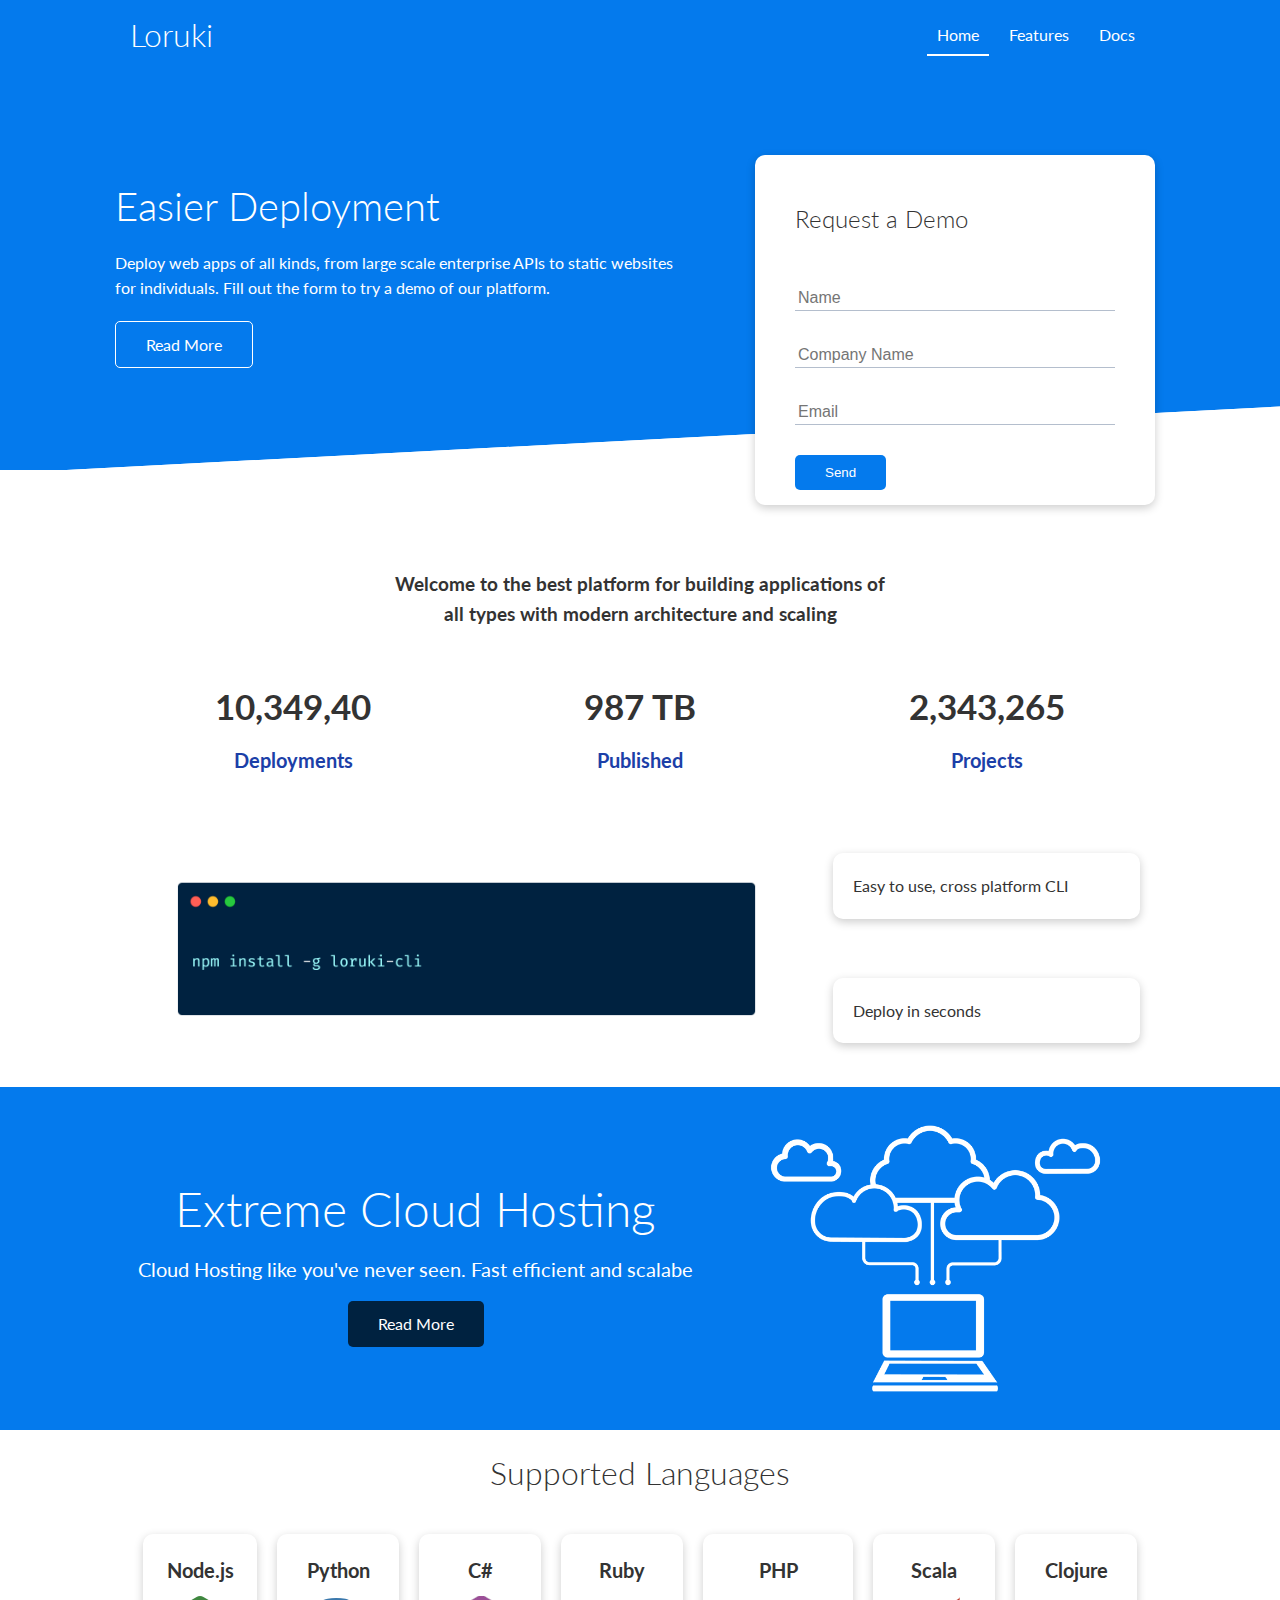
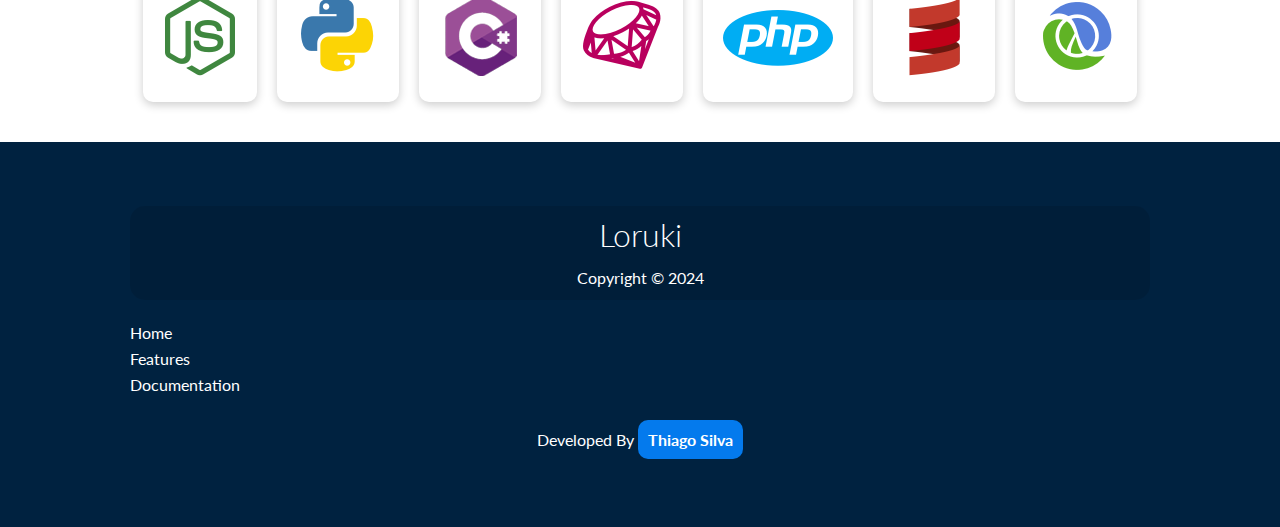
<file: index.html>
<!DOCTYPE html>
<html lang="en">
  <head>
    <meta charset="UTF-8" />
    <meta name="viewport" content="width=device-width, initial-scale=1.0" />
    <link
      rel="stylesheet"
      href="https://cdnjs.cloudflare.com/ajax/libs/font-awesome/6.5.2/css/all.min.css"
      integrity="sha512-SnH5WK+bZxgPHs44uWIX+LLJAJ9/2PkPKZ5QiAj6Ta86w+fsb2TkcmfRyVX3pBnMFcV7oQPJkl9QevSCWr3W6A=="
      crossorigin="anonymous"
      referrerpolicy="no-referrer"
    />
    <link rel="stylesheet" href="css/utilities.css" />
    <link rel="stylesheet" href="css/style.css" />
    <title>Loruki | Cloud Hosting For Everyone</title>
  </head>
  <body>
    <!-- NAVBAR -->
    <div class="navbar">
      <div class="container flex">
        <h1 class="logo">Loruki</h1>
        <nav>
          <ul>
            <li><a class="current" href="index.html">Home</a></li>
            <li><a href="features.html">Features</a></li>
            <li><a href="docs.html">Docs</a></li>
          </ul>
        </nav>
      </div>
    </div>

    <!-- SHOWCASE -->
    <section class="showcase">
      <div class="container grid">
        <div class="showcase-text">
          <h1>Easier Deployment</h1>
          <p>
            Deploy web apps of all kinds, from large scale enterprise APIs to
            static websites for individuals. Fill out the form to try a demo of
            our platform.
          </p>
          <a href="features.html" class="btn btn-outline">Read More</a>
        </div>
        <div class="showcase-form card">
          <h2>Request a Demo</h2>
          <form
            name="contact"
            method="POST"
            netlify-honeypot="bot-field"
            data-netlify="true"
          >
            <input type="hidden" name="form-name" value="contact" />
            <p class="hidden">
              <label>
                Don’t fill this out if you’re human: <input name="bot-field" />
              </label>
            </p>
            <div class="form-control">
              <input type="text" name="name" placeholder="Name" required />
            </div>
            <div class="form-control">
              <input
                type="text"
                name="company"
                placeholder="Company Name"
                required
              />
            </div>
            <div class="form-control">
              <input type="email" name="email" placeholder="Email" required />
            </div>
            <input type="submit" value="Send" class="btn btn-primary" />
          </form>
        </div>
      </div>
    </section>

    <!-- STATS -->
    <section class="stats">
      <div class="container">
        <h3 class="stats-heading text-center my-1">
          Welcome to the best platform for building applications of all types
          with modern architecture and scaling
        </h3>
        <div class="grid grid-3 text-center my-4">
          <div>
            <i class="fas fa-server fa-3x"></i>
            <h3>10,349,40</h3>
            <p class="text-secondary">Deployments</p>
          </div>
          <div>
            <i class="fas fa-upload fa-3x"></i>
            <h3>987 TB</h3>
            <p class="text-secondary">Published</p>
          </div>
          <div>
            <i class="fas fa-project-diagram fa-3x"></i>
            <h3>2,343,265</h3>
            <p class="text-secondary">Projects</p>
          </div>
        </div>
      </div>
    </section>

    <!-- CLI -->
    <section class="cli">
      <div class="container grid">
        <img src="images/cli.png" alt="Image 01" />
        <div class="card">Easy to use, cross platform CLI</div>
        <div class="card">Deploy in seconds</div>
      </div>
    </section>

    <!-- CLOUD -->
    <section class="cloud bg-primary my-2 py-2">
      <div class="container grid">
        <div class="text-center">
          <h2 class="lg">Extreme Cloud Hosting</h2>
          <p class="lead my-1">
            Cloud Hosting like you've never seen. Fast efficient and scalabe
          </p>
          <a href="features.html" class="btn btn-dark">Read More</a>
        </div>
        <img src="images/cloud.png" alt="Cloud Image" />
      </div>
    </section>

    <!-- LANGUAGES -->
    <section class="languages">
      <h2 class="md text-center my-2">Supported Languages</h2>
      <div class="container flex">
        <div class="card">
          <h4>Node.js</h4>
          <img src="images/logos/node.png" alt="Node.JS" />
        </div>
        <div class="card">
          <h4>Python</h4>
          <img src="images/logos/python.png" alt="Python" />
        </div>
        <div class="card">
          <h4>C#</h4>
          <img src="images/logos/csharp.png" alt="C#" />
        </div>
        <div class="card">
          <h4>Ruby</h4>
          <img src="images/logos/ruby.png" alt="Ruby" />
        </div>
        <div class="card">
          <h4>PHP</h4>
          <img src="images/logos/php.png" alt="PHP" />
        </div>
        <div class="card">
          <h4>Scala</h4>
          <img src="images/logos/scala.png" alt="Scala" />
        </div>
        <div class="card">
          <h4>Clojure</h4>
          <img src="images/logos/clojure.png" alt="Clojure" />
        </div>
      </div>
    </section>

    <!-- FOOTER -->
    <footer class="footer bg-dark py-5">
      <div class="container grid grid-3">
        <div>
          <h1>Loruki</h1>
          <p>Copyright &copy; 2024</p>
        </div>
        <nav>
          <ul>
            <li><a href="index.html">Home</a></li>
            <li><a href="features.html">Features</a></li>
            <li><a href="docs.html">Documentation</a></li>
          </ul>
        </nav>
        <div class="social">
          <a target="_blank" href="https://github.com/">
            <i class="fab fa-github fa-2x"></i>
          </a>
          <a target="_blank" href="https://www.facebook.com/">
            <i class="fab fa-facebook fa-2x"></i>
          </a>
          <a target="_blank" href="https://www.instagram.com/">
            <i class="fab fa-instagram fa-2x"></i>
          </a>
          <a target="_blank" href="https://twitter.com/">
            <i class="fab fa-x-twitter fa-2x"></i>
          </a>
        </div>
        <p class="developer">
          Developed By
          <a target="_blank" href="https://thiagotpsilva.github.io/portfolio/"
            >Thiago Silva</a
          >
        </p>
      </div>
    </footer>
  </body>
</html>
</file>
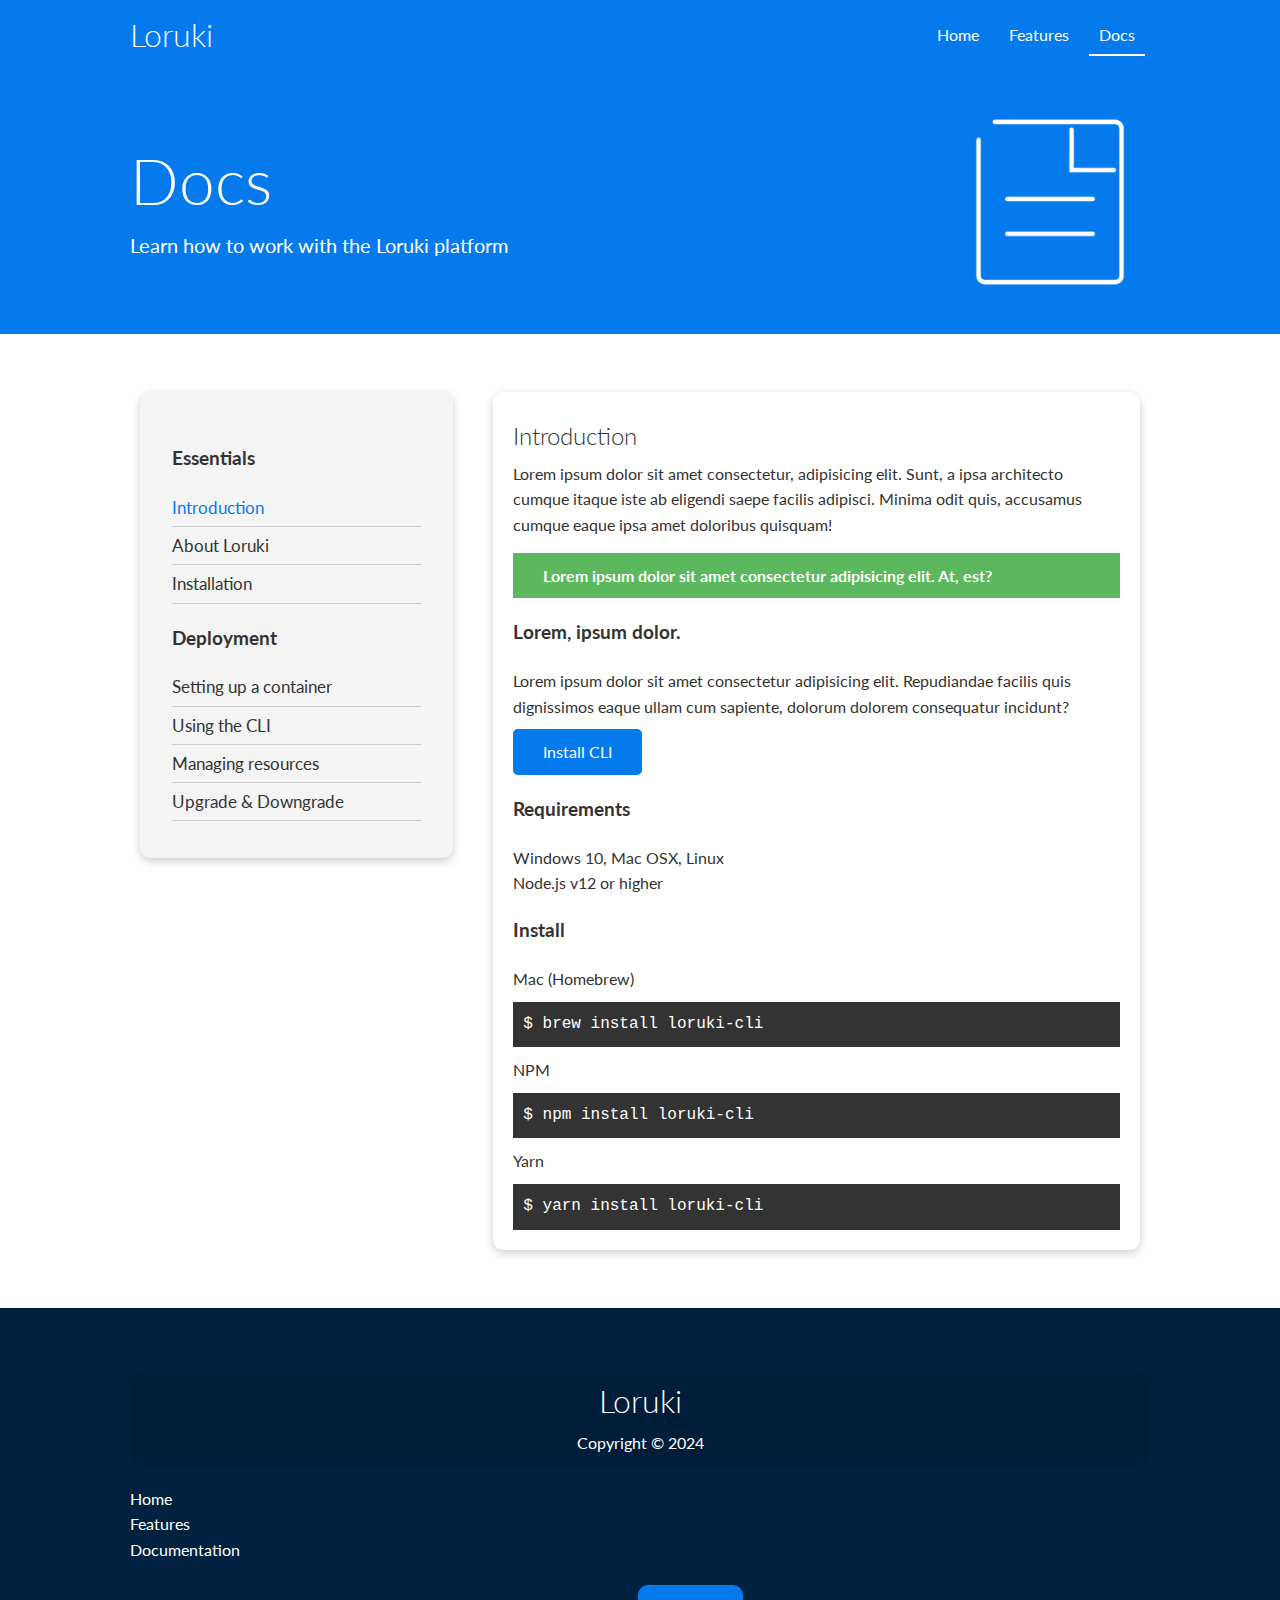
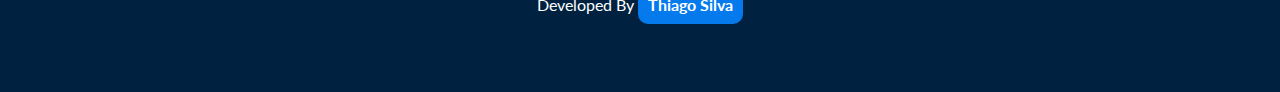
<file: docs.html>
<!DOCTYPE html>
<html lang="en">
  <head>
    <meta charset="UTF-8" />
    <meta name="viewport" content="width=device-width, initial-scale=1.0" />
    <link
      rel="stylesheet"
      href="https://cdnjs.cloudflare.com/ajax/libs/font-awesome/6.5.2/css/all.min.css"
      integrity="sha512-SnH5WK+bZxgPHs44uWIX+LLJAJ9/2PkPKZ5QiAj6Ta86w+fsb2TkcmfRyVX3pBnMFcV7oQPJkl9QevSCWr3W6A=="
      crossorigin="anonymous"
      referrerpolicy="no-referrer"
    />
    <link rel="stylesheet" href="css/utilities.css" />
    <link rel="stylesheet" href="css/docs.css" />
    <link rel="stylesheet" href="css/style.css" />
    <title>Loruki | Cloud Hosting For Everyone</title>
  </head>
  <body>
    <!-- NAVBAR -->
    <div class="navbar">
      <div class="container flex">
        <h1 class="logo">Loruki</h1>
        <nav>
          <ul>
            <li><a href="index.html">Home</a></li>
            <li><a href="features.html">Features</a></li>
            <li><a class="current" href="docs.html">Docs</a></li>
          </ul>
        </nav>
      </div>
    </div>

    <!-- DOCS HEAD -->
    <section class="docs-head bg-primary py-3">
      <div class="container grid">
        <div>
          <h1 class="xl">Docs</h1>
          <p class="lead">Learn how to work with the Loruki platform</p>
        </div>
        <img src="images/docs.png" alt="Image Docs" />
      </div>
    </section>

    <!-- DOCS MAIN -->
    <section class="docs-main my-4">
      <div class="container grid">
        <div class="card bg-light p-3">
          <h3 class="my-2">Essentials</h3>
          <nav>
            <ul>
              <li><a class="text-primary" href="#">Introduction</a></li>
              <li><a href="#">About Loruki</a></li>
              <li><a href="#">Installation</a></li>
            </ul>
          </nav>

          <h3 class="my-2">Deployment</h3>
          <nav>
            <ul>
              <li><a href="#">Setting up a container</a></li>
              <li><a href="#">Using the CLI</a></li>
              <li><a href="#">Managing resources</a></li>
              <li><a href="#">Upgrade & Downgrade</a></li>
            </ul>
          </nav>
        </div>

        <div class="card">
          <h2>Introduction</h2>
          <p>
            Lorem ipsum dolor sit amet consectetur, adipisicing elit. Sunt, a
            ipsa architecto cumque itaque iste ab eligendi saepe facilis
            adipisci. Minima odit quis, accusamus cumque eaque ipsa amet
            doloribus quisquam!
          </p>
          <div class="alert alert-sucess">
            <i class="fas fa-info"></i>Lorem ipsum dolor sit amet consectetur
            adipisicing elit. At, est?
          </div>

          <h3>Lorem, ipsum dolor.</h3>
          <p>
            Lorem ipsum dolor sit amet consectetur adipisicing elit. Repudiandae
            facilis quis dignissimos eaque ullam cum sapiente, dolorum dolorem
            consequatur incidunt?
          </p>
          <a href="#" class="btn btn-primary">Install CLI</a>

          <h3>Requirements</h3>
          <ul>
            <li>Windows 10, Mac OSX, Linux</li>
            <li>Node.js v12 or higher</li>
          </ul>

          <h3>Install</h3>
          <p>Mac (Homebrew)</p>
          <pre><code>$ brew install loruki-cli</code></pre>
          <p>NPM</p>
          <pre><code>$ npm install loruki-cli</code></pre>
          <p>Yarn</p>
          <pre><code>$ yarn install loruki-cli</code></pre>
        </div>
      </div>
    </section>

    <!-- FOOTER -->
    <footer class="footer bg-dark py-5">
      <div class="container grid grid-3">
        <div>
          <h1>Loruki</h1>
          <p>Copyright &copy; 2024</p>
        </div>
        <nav>
          <ul>
            <li><a href="index.html">Home</a></li>
            <li><a href="features.html">Features</a></li>
            <li><a href="docs.html">Documentation</a></li>
          </ul>
        </nav>
        <div class="social">
          <a target="_blank" href="https://github.com/">
            <i class="fab fa-github fa-2x"></i>
          </a>
          <a target="_blank" href="https://www.facebook.com/">
            <i class="fab fa-facebook fa-2x"></i>
          </a>
          <a target="_blank" href="https://www.instagram.com/">
            <i class="fab fa-instagram fa-2x"></i>
          </a>
          <a target="_blank" href="https://twitter.com/">
            <i class="fab fa-x-twitter fa-2x"></i>
          </a>
        </div>
        <p class="developer">
          Developed By
          <a target="_blank" href="https://thiagotpsilva.github.io/portfolio/"
            >Thiago Silva</a
          >
        </p>
      </div>
    </footer>
  </body>
</html>
</file>
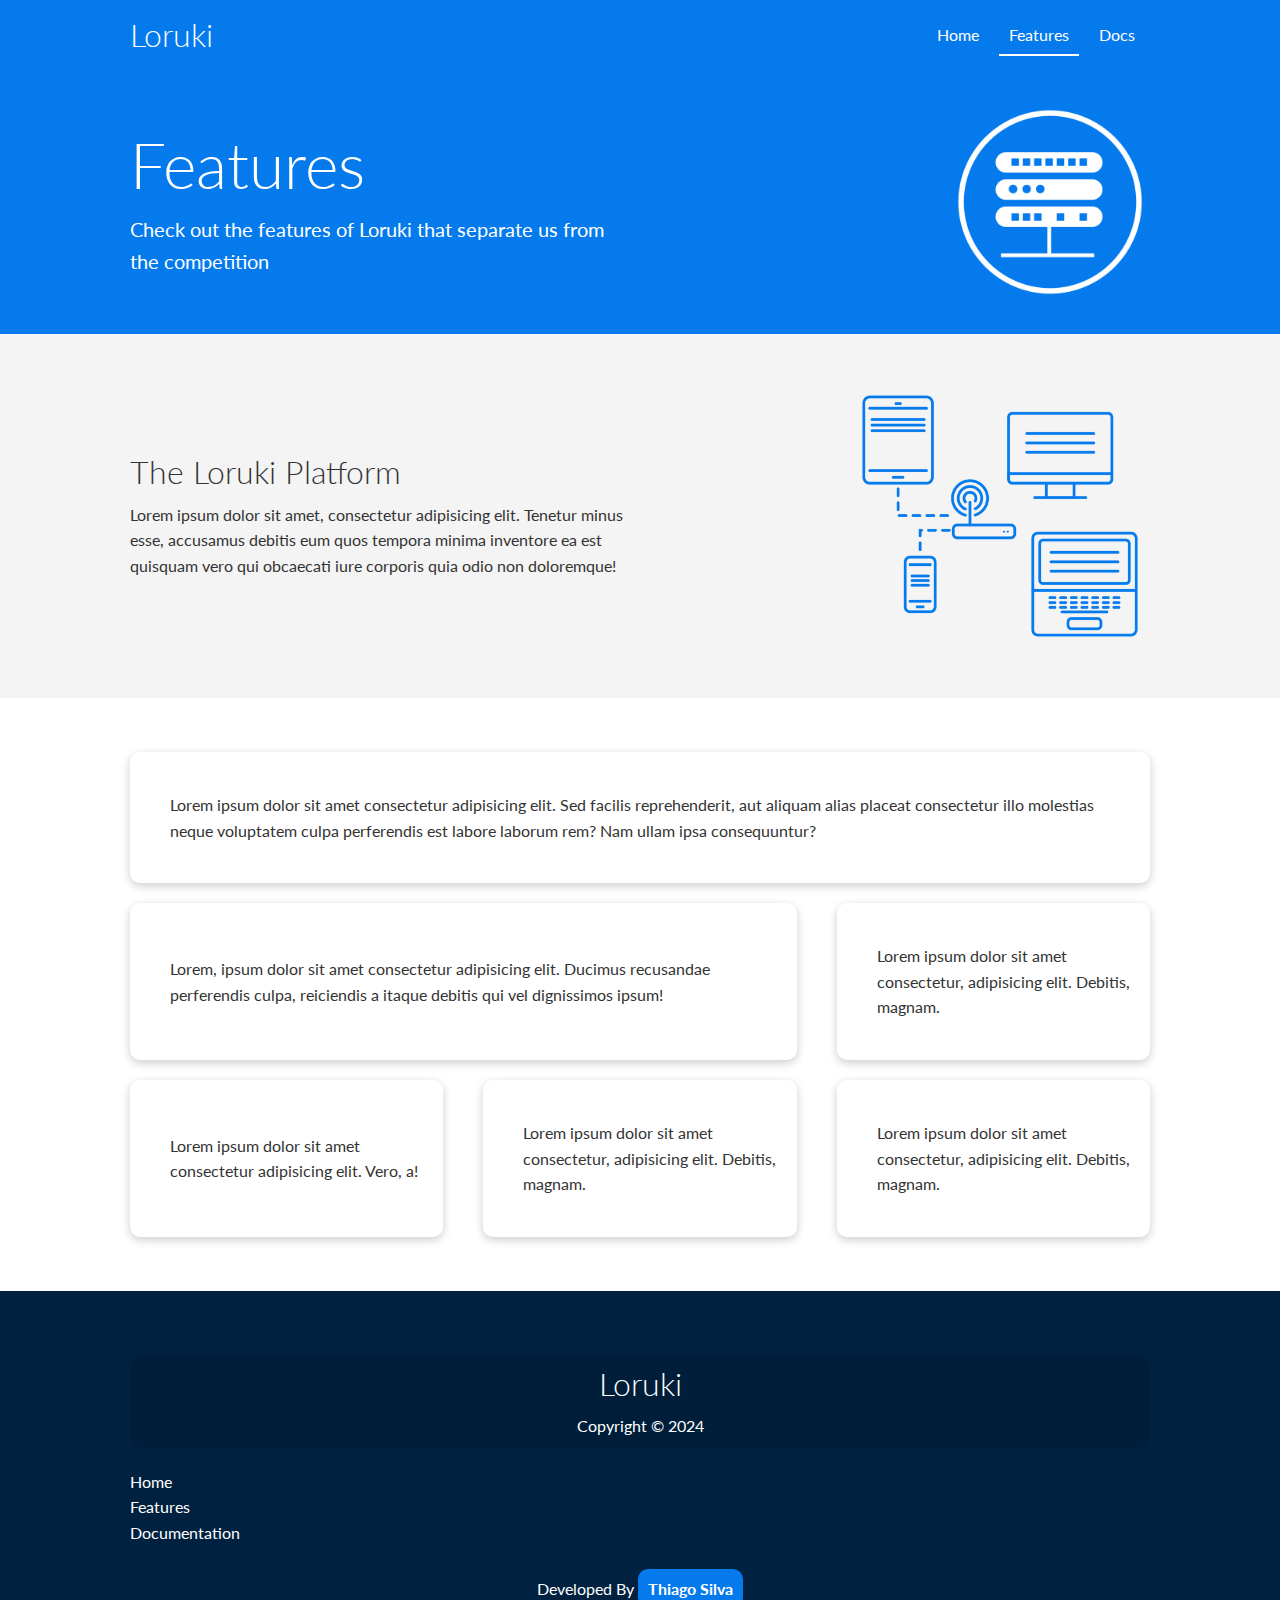
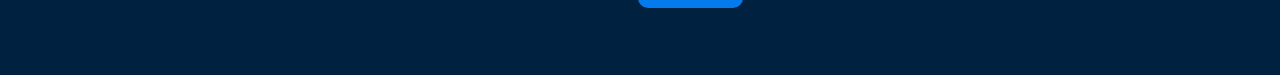
<file: features.html>
<!DOCTYPE html>
<html lang="en">
  <head>
    <meta charset="UTF-8" />
    <meta name="viewport" content="width=device-width, initial-scale=1.0" />
    <link
      rel="stylesheet"
      href="https://cdnjs.cloudflare.com/ajax/libs/font-awesome/6.5.2/css/all.min.css"
      integrity="sha512-SnH5WK+bZxgPHs44uWIX+LLJAJ9/2PkPKZ5QiAj6Ta86w+fsb2TkcmfRyVX3pBnMFcV7oQPJkl9QevSCWr3W6A=="
      crossorigin="anonymous"
      referrerpolicy="no-referrer"
    />
    <link rel="stylesheet" href="css/utilities.css" />
    <link rel="stylesheet" href="css/features.css" />
    <link rel="stylesheet" href="css/style.css" />
    <title>Loruki | Cloud Hosting For Everyone</title>
  </head>
  <body>
    <!-- NAVBAR -->
    <div class="navbar">
      <div class="container flex">
        <h1 class="logo">Loruki</h1>
        <nav>
          <ul>
            <li><a href="index.html">Home</a></li>
            <li><a class="current" href="features.html">Features</a></li>
            <li><a href="docs.html">Docs</a></li>
          </ul>
        </nav>
      </div>
    </div>

    <!-- HEAD -->
    <section class="features-head bg-primary py-3">
      <div class="container grid">
        <div>
          <h1 class="xl">Features</h1>
          <p class="lead">
            Check out the features of Loruki that separate us from the
            competition
          </p>
        </div>
        <img src="images/server.png" alt="Image Server" />
      </div>
    </section>

    <!-- SUB HEAD -->
    <section class="features-sub-head bg-light py-3">
      <div class="container grid">
        <div>
          <h1 class="md">The Loruki Platform</h1>
          <p>
            Lorem ipsum dolor sit amet, consectetur adipisicing elit. Tenetur
            minus esse, accusamus debitis eum quos tempora minima inventore ea
            est quisquam vero qui obcaecati iure corporis quia odio non
            doloremque!
          </p>
        </div>
        <img src="images/server2.png" alt="Image Server 2" />
      </div>
    </section>

    <!-- FEATURES MAIN -->
    <section class="features-main my-2">
      <div class="container grid grid-3">
        <div class="card flex">
          <i class="fas fa-server fa-3x"></i>
          <p>
            Lorem ipsum dolor sit amet consectetur adipisicing elit. Sed facilis
            reprehenderit, aut aliquam alias placeat consectetur illo molestias
            neque voluptatem culpa perferendis est labore laborum rem? Nam ullam
            ipsa consequuntur?
          </p>
        </div>
        <div class="card flex">
          <i class="fas fa-network-wired fa-3x"></i>
          <p>
            Lorem, ipsum dolor sit amet consectetur adipisicing elit. Ducimus
            recusandae perferendis culpa, reiciendis a itaque debitis qui vel
            dignissimos ipsum!
          </p>
        </div>
        <div class="card flex">
          <i class="fas fa-laptop-code fa-3x"></i>
          <p>
            Lorem ipsum dolor sit amet consectetur, adipisicing elit. Debitis,
            magnam.
          </p>
        </div>
        <div class="card flex">
          <i class="fas fa-database fa-3x"></i>
          <p>
            Lorem ipsum dolor sit amet consectetur adipisicing elit. Vero, a!
          </p>
        </div>
        <div class="card flex">
          <i class="fas fa-power-off fa-3x"></i>
          <p>
            Lorem ipsum dolor sit amet consectetur, adipisicing elit. Debitis,
            magnam.
          </p>
        </div>
        <div class="card flex">
          <i class="fas fa-upload fa-3x"></i>
          <p>
            Lorem ipsum dolor sit amet consectetur, adipisicing elit. Debitis,
            magnam.
          </p>
        </div>
      </div>
    </section>

    <!-- FOOTER -->
    <footer class="footer bg-dark py-5">
      <div class="container grid grid-3">
        <div>
          <h1>Loruki</h1>
          <p>Copyright &copy; 2024</p>
        </div>
        <nav>
          <ul>
            <li><a href="index.html">Home</a></li>
            <li><a href="features.html">Features</a></li>
            <li><a href="docs.html">Documentation</a></li>
          </ul>
        </nav>
        <div class="social">
          <a target="_blank" href="https://github.com/">
            <i class="fab fa-github fa-2x"></i>
          </a>
          <a target="_blank" href="https://www.facebook.com/">
            <i class="fab fa-facebook fa-2x"></i>
          </a>
          <a target="_blank" href="https://www.instagram.com/">
            <i class="fab fa-instagram fa-2x"></i>
          </a>
          <a target="_blank" href="https://twitter.com/">
            <i class="fab fa-x-twitter fa-2x"></i>
          </a>
        </div>
        <p class="developer">
          Developed By
          <a target="_blank" href="https://thiagotpsilva.github.io/portfolio/"
            >Thiago Silva</a
          >
        </p>
      </div>
    </footer>
  </body>
</html>
</file>
<file: css/utilities.css>
/* CONTAINER */
.container {
  max-width: var(--max-width);
  margin: 0 auto;
  overflow: auto;
  padding: 0 4rem;
}

/* DISPLAY */
.flex {
  display: flex;
  flex-direction: row;
  justify-content: center;
  align-items: center;
  height: 100%;
}

.grid {
  display: grid;
  grid-template-columns: repeat(2, 1fr);
  gap: 2rem;
  justify-content: center;
  align-items: center;
  height: 100%;
}

.grid-3 {
  grid-template-columns: repeat(3, 1fr);
}

/* CARDS */
.card {
  background-color: #fff;
  color: #333;
  border-radius: 1rem;
  box-shadow: 0 0.3rem 1rem rgba(0, 0, 0, 0.2);
  padding: 2rem;
  margin: 1rem;
}

/* BUTTONS */
.btn {
  display: inline-block;
  padding: 1rem 3rem;
  cursor: pointer;
  background-color: var(--primary-color);
  color: #fff;
  border: none;
  border-radius: 0.5rem;
}

.btn-outline {
  background-color: transparent;
  border: 0.1rem #fff solid;
}

.btn:hover {
  transform: scale(0.98);
}

.btn-primary {
  background-color: var(--primary-color);
  color: #fff;
}

.btn-secondary {
  background-color: var(--secondary-color);
  color: #fff;
}

.btn-dark {
  background-color: var(--dark-color);
  color: #fff;
}

.btn-light {
  background-color: var(--light-color);
  color: #333;
}

/* TEXT STYLES */
.text-center {
  text-align: center;
}

.lead {
  font-size: 2rem;
}

.sm {
  font-size: 1.6rem;
}

.md {
  font-size: 3.2rem;
}

.lg {
  font-size: 4.8rem;
}

.xl {
  font-size: 6.4rem;
}

.text-primary {
  color: var(--primary-color);
}

.text-secondary {
  color: var(--secondary-color);
}

.text-dark {
  color: var(--dark-color);
}

.text-light {
  color: var(--light-color);
}

/* MARGINS */
.my-1 {
  margin: 1.6rem 0;
}
.my-2 {
  margin: 2.4rem 0;
}
.my-3 {
  margin: 3.2rem 0;
}
.my-4 {
  margin: 4.8rem 0;
}
.my-5 {
  margin: 6.4rem 0;
}

.m-1 {
  margin: 1.6rem;
}
.m-2 {
  margin: 2.4rem;
}
.m-3 {
  margin: 3.2rem;
}
.m-4 {
  margin: 4.8rem;
}
.m-5 {
  margin: 6.4rem;
}

/* PADDINGS */
.py-1 {
  padding: 1.6rem 0;
}
.py-2 {
  padding: 2.4rem 0;
}
.py-3 {
  padding: 3.2rem 0;
}
.py-4 {
  padding: 4.8rem 0;
}
.py-5 {
  padding: 6.4rem 0;
}

.p-1 {
  padding: 1.6rem;
}
.p-2 {
  padding: 2.4rem;
}
.p-3 {
  padding: 3.2rem;
}
.p-4 {
  padding: 4.8rem;
}
.p-5 {
  padding: 6.4rem;
}

/* BACKGROUNDS */
.bg-primary {
  background-color: var(--primary-color);
  color: #fff;
}

.bg-secondary {
  background-color: var(--secondary-color);
  color: #fff;
}

.bg-dark {
  background-color: var(--dark-color);
  color: #fff;
}

.bg-light {
  background-color: var(--light-color);
  color: #333;
}

/* ALERTS */
.alert {
  background-color: var(--light-color);
  padding: 1rem 2rem;
  font-weight: bold;
  margin: 1.5rem 0;
}

.alert i {
  margin-right: 1rem;
}

.alert-sucess {
  background-color: var(--sucess-color);
  color: #fff;
}

.alert-error {
  background-color: var(--error-color);
  color: #fff;
}
</file>
<file: css/style.css>
@import url('https://fonts.googleapis.com/css2?family=Lato:wght@300&display=swap');

:root {
  --primary-font: 'Lato', sans-serif;

  --primary-color: #047aed;
  --secondary-color: #1c3fa8;
  --dark-color: #002240;
  --light-color: #f4f4f4;
  --sucess-color: #5cb85c;
  --error-color: #d9534f;

  --max-width: 110rem;
}

/* RESET CSS */
* {
  box-sizing: border-box;
  margin: 0;
  padding: 0;
}

html {
  font-size: 62.5%;
}

body {
  font-size: 1.6rem;
  font-family: var(--primary-font);
  color: #333;
  line-height: 1.6;
}

ul {
  list-style-type: none;
}

a {
  text-decoration: none;
  color: #333;
}

h1,
h2 {
  font-weight: 300;
  line-height: 1.2;
  margin: 1rem 0;
}

p {
  margin: 1rem 0;
}

img {
  max-width: 100%;
}

.hidden {
  visibility: hidden;
  height: 0;
}
/* NAVBAR */
.navbar {
  background-color: var(--primary-color);
  color: #fff;
  height: 7rem;
}

.navbar .flex {
  justify-content: space-between;
}

.navbar ul {
  display: flex;
}

.navbar ul li a {
  color: #fff;
  padding: 1rem;
  margin: 0 0.5rem;
}

.navbar ul li a:hover,
.navbar ul li a.current {
  border-bottom: 0.2rem solid #fff;
}

/* SHOWCASE */
.showcase {
  height: 40rem;
  background-color: var(--primary-color);
  color: #fff;
  position: relative;
}

.showcase h1 {
  font-size: 4rem;
}

.showcase p {
  margin: 2rem 0;
}

.showcase .grid {
  grid-template-columns: 55% 45%;
  gap: 3rem;
  overflow: visible;
}

.showcase-form {
  position: relative;
  top: 6rem;
  height: 35rem;
  width: 40rem;
  padding: 4rem;
  z-index: 100;
  justify-self: end;
  animation: slideInFromRight 1s ease-in;
}

.showcase-form .form-control {
  margin: 3rem 0;
}

.showcase-form input[type='text'],
.showcase-form input[type='email'] {
  border: 0;
  border-bottom: 0.1rem solid #b4becd;
  width: 100%;
  padding: 0.3rem;
  font-size: 1.6rem;
}

.showcase-form input:focus {
  outline: none;
}

.showcase::before,
.showcase::after {
  content: '';
  position: absolute;
  height: 10rem;
  bottom: -7rem;
  right: 0;
  left: 0;
  background-color: #fff;
  transform: skewY(-3deg);
  -webkit-transform: skewY(-3deg);
  -moz-transform: skewY(-3deg);
  -ms-transform: skewY(-3deg);
}

.showcase-text {
  animation: slideInFromLeft 1s ease-in;
}

/* STATS */
.stats {
  padding-top: 10rem;
  animation: slideInFromBottom 1s ease-in;
}

.stats-heading {
  max-width: 50rem;
  margin: auto;
}

.stats .grid h3 {
  font-size: 3.5rem;
}

.stats .grid p {
  font-size: 2rem;
  font-weight: bold;
}

/* CLI */
.cli .grid {
  grid-template-columns: repeat(3, 1fr);
}

.cli .grid > *:first-child {
  grid-column: 1 / span 2;
  grid-row: 1 / span 2;
}

/* CLOUD */
.cloud .grid {
  grid-template-columns: 4fr 3fr;
}

/* LANGUAGES */
.languages .card {
  text-align: center;
  margin: 1.8rem 1rem 4rem;
  transition: transform 0.2s ease-in;
}

.languages .card h4 {
  font-size: 2rem;
  margin-bottom: 1rem;
}

.languages .flex {
  flex-wrap: wrap;
}

.languages .card:hover {
  transform: translateY(-1.5rem);
}

/* FOOTER */
.footer a {
  color: #fff;
}

.footer .social a {
  margin: 0 1rem;
}

.footer .social a i {
  transition: transform 0.2s ease-in;
}

.footer .social a i:hover {
  transform: translateY(-1.5rem);
}

.footer .grid > *:first-child {
  grid-column: 1 / span 3;
  text-align: center;
  background-color: rgba(0, 0, 0, 0.1);
  border-radius: 1.5rem;
}

.footer .grid > *:nth-child(3) {
  text-align: right;
  grid-column: 2 / span 2;
}

.footer .grid > *:nth-child(4) {
  grid-column: 1 / span 3;
  justify-self: center;
}

.developer a {
  background-color: var(--primary-color);
  padding: 1rem;
  border-radius: 1rem;
  font-weight: bold;
}

.developer a:hover {
  background-color: var(--light-color);
  color: var(--primary-color);
}

/* ANIMATIONS */
@keyframes slideInFromLeft {
  0% {
    transform: translateX(-100%);
  }

  100% {
    transform: translateX(0);
  }
}

@keyframes slideInFromRight {
  0% {
    transform: translateX(100%);
  }

  100% {
    transform: translateX(0);
  }
}

@keyframes slideInFromTop {
  0% {
    transform: translateY(-100%);
  }

  100% {
    transform: translateX(0);
  }
}

@keyframes slideInFromBottom {
  0% {
    transform: translateY(100%);
  }

  100% {
    transform: translateX(0);
  }
}

/* MEDIA  QUERIES */
/* TABLETS */
@media (max-width: 768px) {
  .grid,
  .showcase .grid,
  .stats .grid,
  .cli .grid,
  .cloud .grid,
  .features-main .grid,
  .docs-main .grid {
    grid-template-columns: 1fr;
    grid-template-rows: 1fr;
  }

  .showcase {
    height: auto;
  }

  .showcase-form {
    justify-self: center;
    margin: auto;
    animation: slideInFromBottom 1s ease-in;
  }

  .showcase-text {
    text-align: center;
    margin-top: 4rem;
    /* animation: slideInFromTop 1s ease-in; */
  }

  .cli .grid > *:first-child {
    grid-column: 1;
    grid-row: 1;
  }

  .footer .grid {
    text-align: center;
  }

  .footer .grid > *:first-child {
    grid-column: 1;
  }

  .footer .grid > *:nth-child(3) {
    text-align: center;
    grid-column: 1;
  }
  .footer .grid > *:nth-child(4) {
    text-align: center;
    grid-column: 1;
  }

  .features-head,
  .features-sub-head,
  .docs-head {
    text-align: center;
  }

  .features-head img,
  .features-sub-head img,
  .docs-head img {
    justify-self: center;
  }

  .features-main .grid > *:first-child,
  .features-main .grid > *:nth-child(2) {
    grid-column: 1;
  }
}

/* SMARTPHONES */
@media (max-width: 500px) {
  .navbar {
    height: 11rem;
  }

  .navbar .flex {
    flex-direction: column;
  }

  .navbar ul {
    padding: 1rem;
    background-color: rgba(0, 0, 0, 0.1);
  }
}
</file>
<file: css/docs.css>
/* DOCS HEAD */
.docs-head img {
  width: 20rem;
  justify-self: flex-end;
}

/* DOCS MAIN */
.docs-main h3 {
  margin: 2rem 0;
}

.docs-main .grid {
  grid-template-columns: 1fr 2fr;
  align-items: flex-start;
}

.docs-main nav li {
  font-size: 1.7rem;
  padding-bottom: 0.5rem;
  margin-bottom: 0.5rem;
  border-bottom: 0.1rem solid #ccc;
}

.docs-main nav li a:hover {
  font-weight: bold;
}

.code,
pre {
  background-color: #333;
  color: #fff;
  padding: 1rem;
}
</file>
<file: css/features.css>
/* HEAD */
.features-head img {
  width: 20rem;
  justify-self: flex-end;
}

/* SUB HEAD */
.features-sub-head img {
  width: 30rem;
  justify-self: flex-end;
}

/* FEATURES MAIN */
.features-main .card > i {
  margin-right: 2rem;
}

.features-main .grid {
  padding: 3rem;
}

.features-main .grid > *:first-child {
  grid-column: 1 / span 3;
}

.features-main .grid > *:nth-child(2) {
  grid-column: 1 / span 2;
}
</file>
